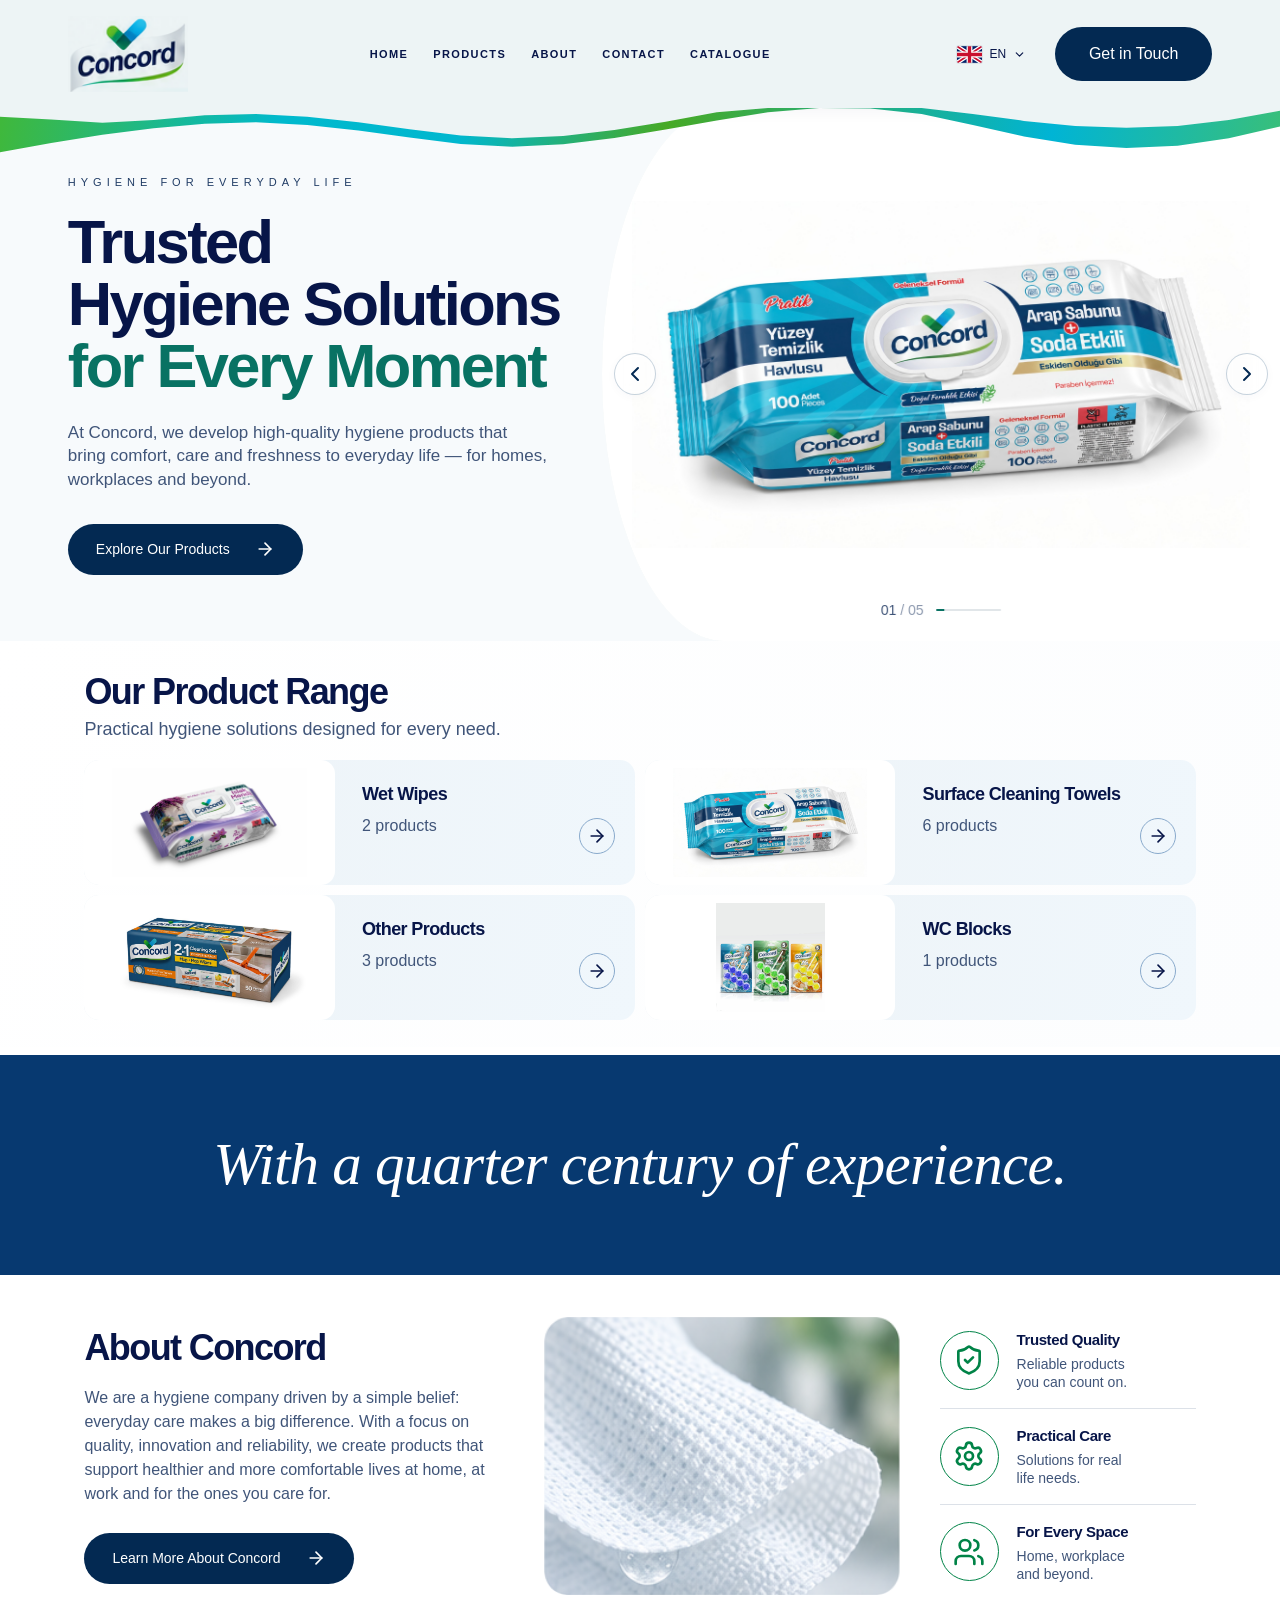
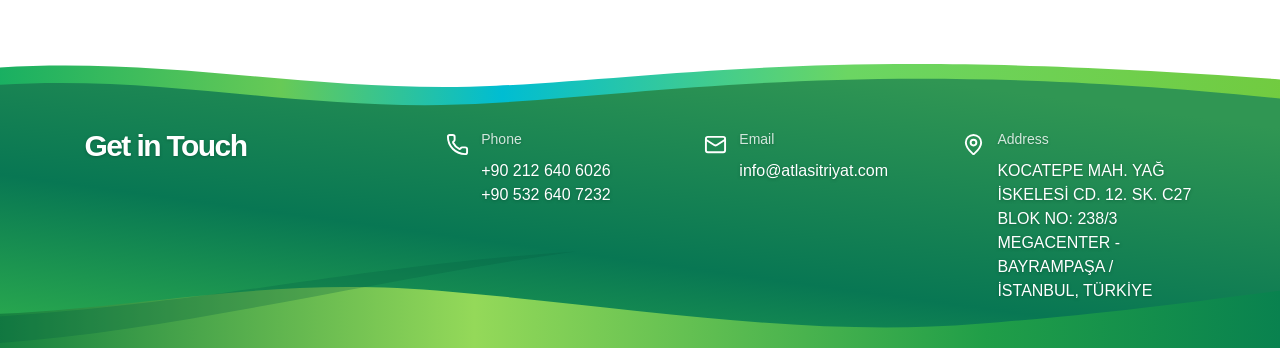
<file: index.html>
<!doctype html><html lang="en"><head><meta charset="UTF-8"/><meta name="viewport" content="width=device-width,initial-scale=1.0"/><title>Concord Hygiene</title><meta name="description" content="Concord hygiene products and cleaning solutions."/>  <script type="module" crossorigin src="/assets/main--_p6qNoK.js"></script>
  <link rel="stylesheet" crossorigin href="/assets/main-NNniiHqe.css">
</head><body><div id="root"></div></body></html>
</file>
